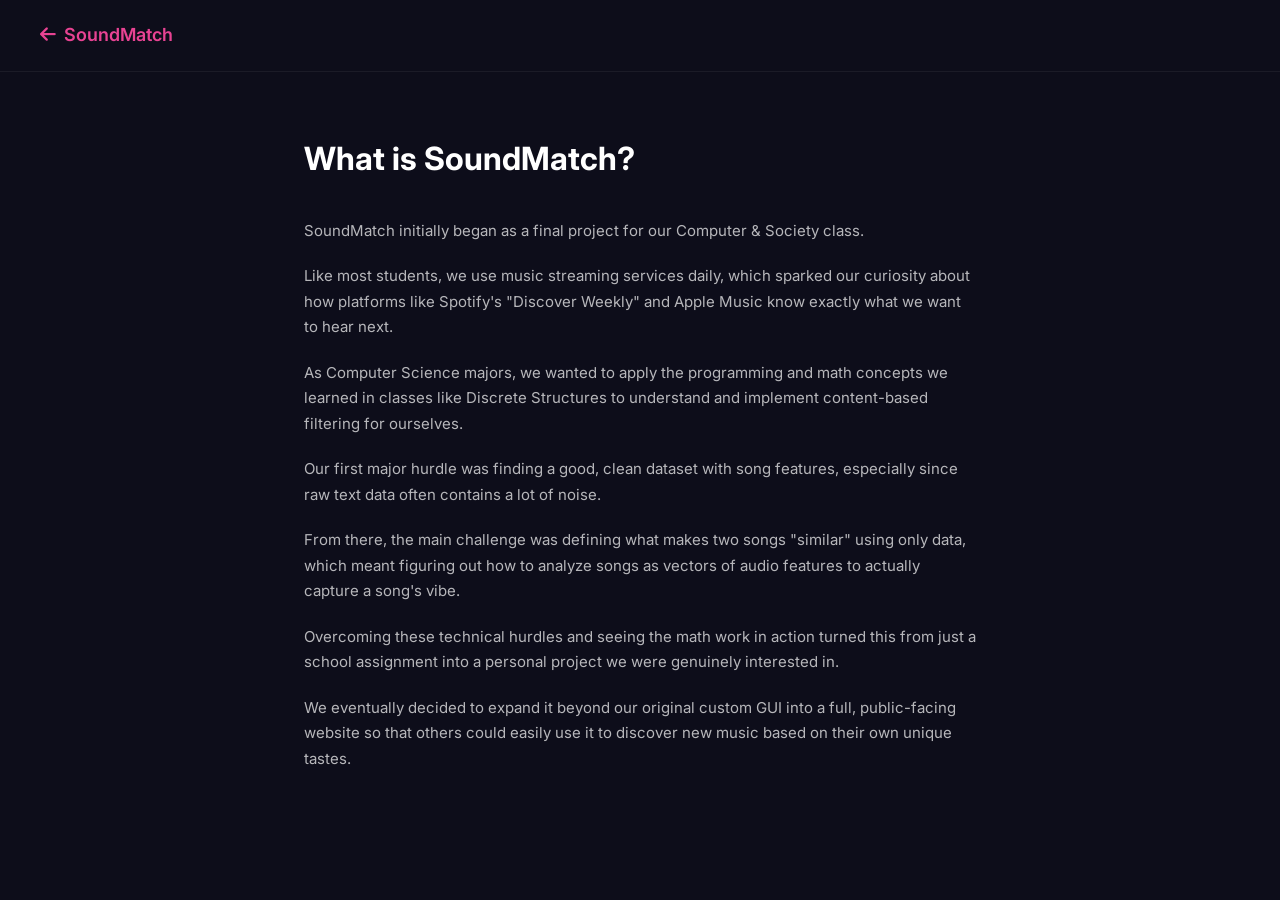
<file: about.html>
<!DOCTYPE html>
<html lang="en">

<head>
    <meta charset="UTF-8">
    <meta name="viewport" content="width=device-width, initial-scale=1.0">
    <title>What is SoundMatch?</title>
    <meta name="description"
        content="Discover music that sounds exactly like your favorite songs. Type in any track and instantly get a tailored playlist of similar music. Free, no account required.">
    <link rel="icon" type="image/svg+xml" href="favicon.svg">
    <link rel="preconnect" href="https://fonts.googleapis.com">
    <link href="https://fonts.googleapis.com/css2?family=Inter:wght@400;500;600;700&display=swap" rel="stylesheet">
    <link rel="stylesheet" href="https://cdnjs.cloudflare.com/ajax/libs/font-awesome/6.5.1/css/all.min.css">
    <style>
        * {
            margin: 0;
            padding: 0;
            box-sizing: border-box;
        }

        body {
            font-family: 'Inter', sans-serif;
            background: #0d0d1a;
            color: rgba(255, 255, 255, 0.85);
            line-height: 1.7;
            min-height: 100vh;
        }

        .legal-nav {
            padding: 20px 40px;
            display: flex;
            align-items: center;
            gap: 12px;
            border-bottom: 1px solid rgba(255, 255, 255, 0.06);
        }

        .legal-nav a {
            color: var(--accent, #e84393);
            text-decoration: none;
            font-weight: 600;
            font-size: 18px;
            display: flex;
            align-items: center;
            gap: 8px;
        }

        .legal-nav a:hover {
            opacity: 0.8;
        }

        .legal-container {
            max-width: 720px;
            margin: 0 auto;
            padding: 60px 24px 100px;
        }

        h1 {
            font-size: 32px;
            font-weight: 700;
            margin-bottom: 32px;
            color: #fff;
        }

        p {
            font-size: 15px;
            color: rgba(255, 255, 255, 0.7);
            margin-bottom: 20px;
        }

        a {
            color: #e84393;
        }
    </style>
</head>

<body>
    <nav class="legal-nav">
        <a href="index.html"><i class="fas fa-arrow-left"></i> SoundMatch</a>
    </nav>
    <div class="legal-container">
        <h1>What is SoundMatch?</h1>

        <p>SoundMatch initially began as a final project for our Computer & Society class.</p>

        <p>Like most students, we use music streaming services daily, which sparked our curiosity about how platforms
            like Spotify's "Discover Weekly" and Apple Music know exactly what we want to hear next.</p>

        <p>As Computer Science majors, we wanted to apply the programming and math concepts we learned in
            classes like Discrete Structures to understand and implement content-based filtering for ourselves.</p>

        <p>Our first major hurdle was finding a good, clean dataset with song features, especially since raw text data
            often contains a lot of noise.</p>

        <p>From there, the main challenge was defining what makes two songs "similar" using only data, which meant
            figuring out how to analyze songs as vectors of audio features to actually capture a song's vibe.</p>

        <p>Overcoming these technical hurdles and seeing the math work in action turned this from just a school
            assignment into a personal project we were genuinely interested in.</p>

        <p>We eventually decided to expand it beyond our original custom GUI into a full, public-facing website so that
            others could easily use it to discover new music based on their own unique tastes.</p>
    </div>
</body>

</html>
</file>
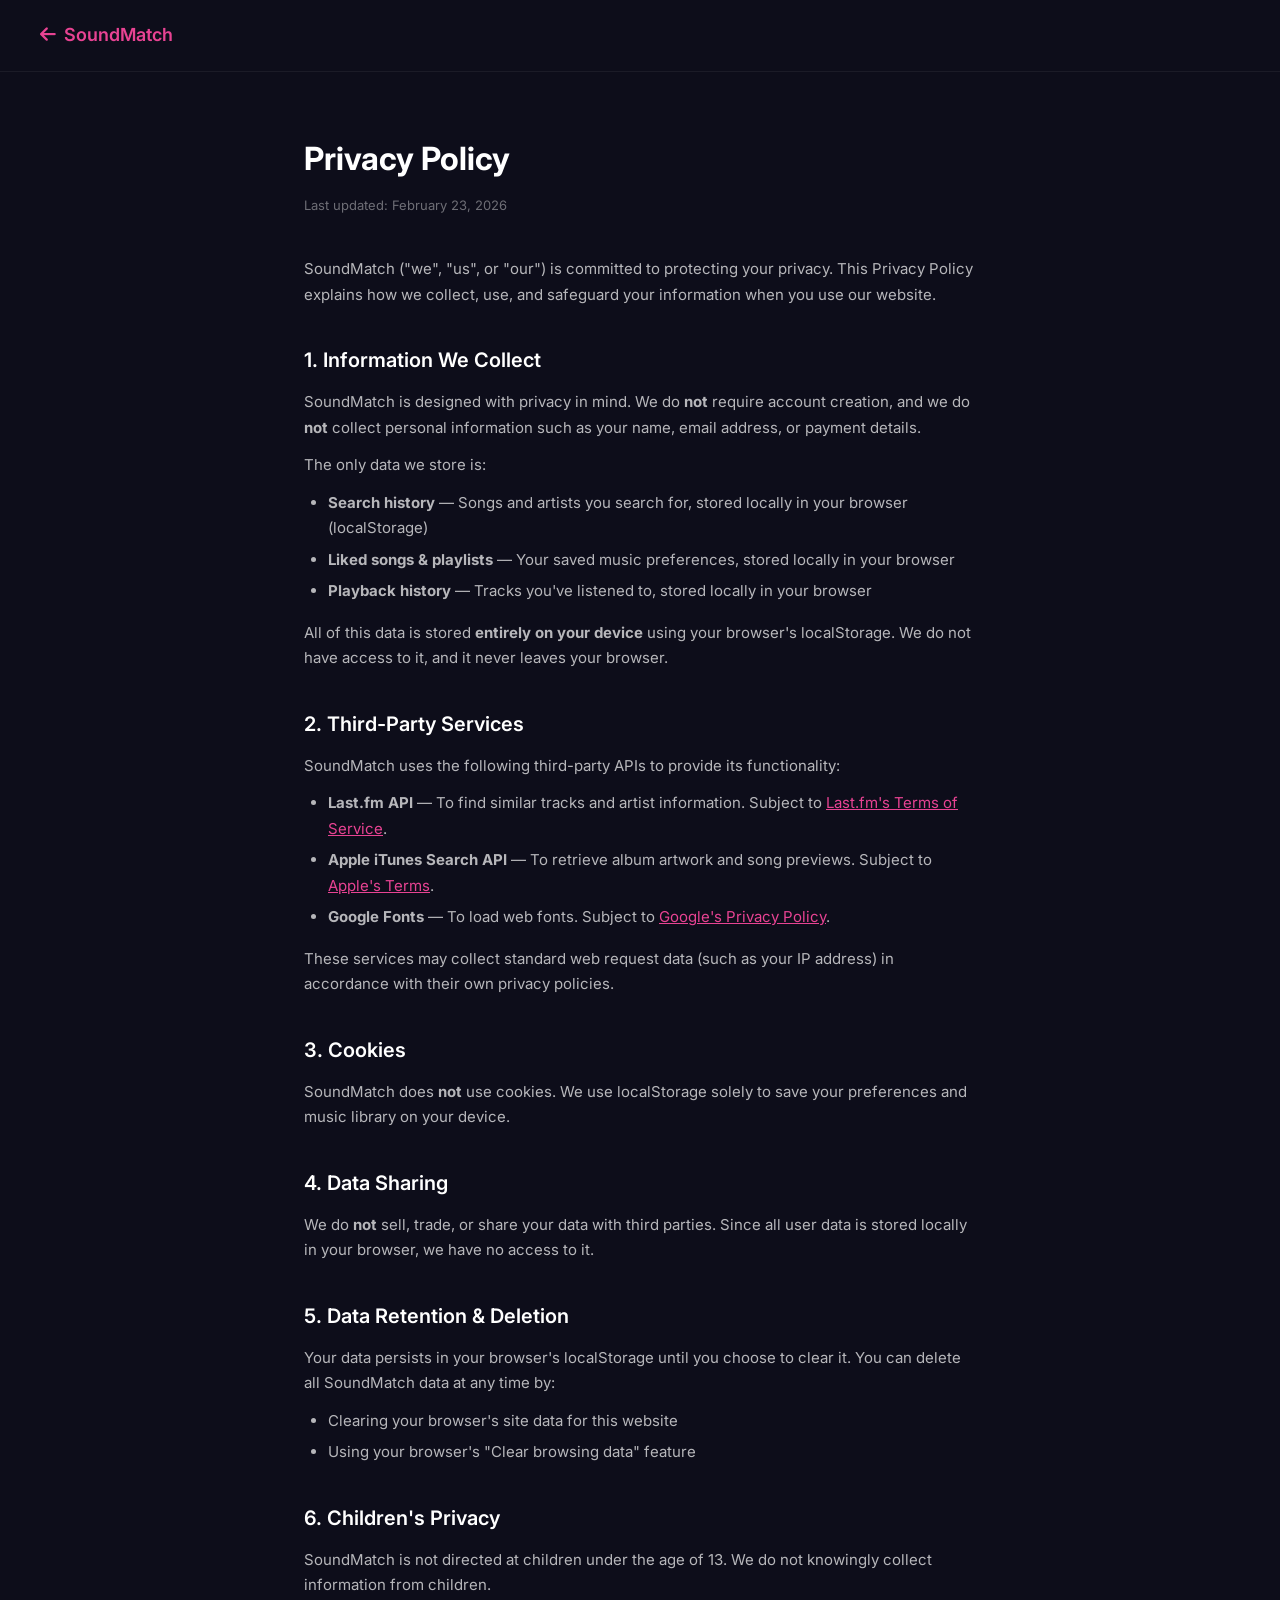
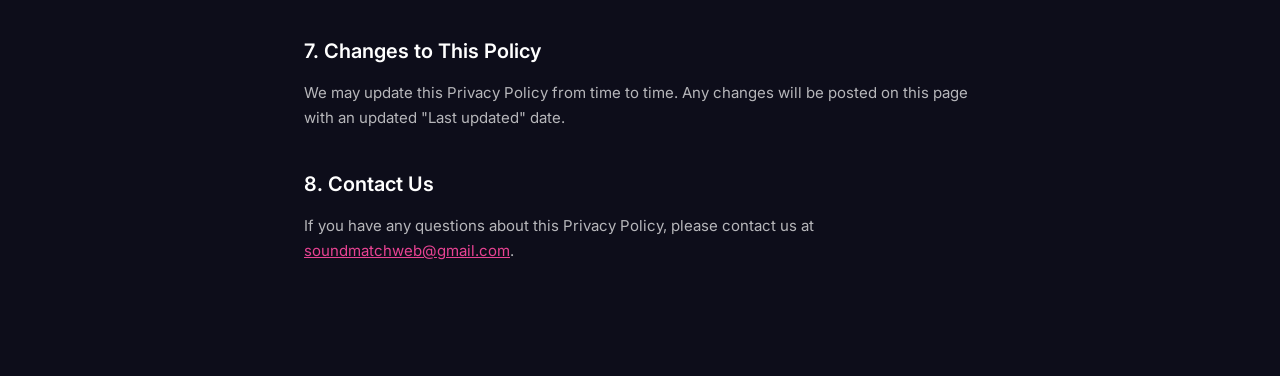
<file: privacy.html>
<!DOCTYPE html>
<html lang="en">

<head>
    <meta charset="UTF-8">
    <meta name="viewport" content="width=device-width, initial-scale=1.0">
    <title>Privacy Policy – SoundMatch</title>
    <meta name="description"
        content="Discover music that sounds exactly like your favorite songs. Type in any track and instantly get a tailored playlist of similar music. Free, no account required.">
    <link rel="icon" type="image/svg+xml" href="favicon.svg">
    <link rel="preconnect" href="https://fonts.googleapis.com">
    <link href="https://fonts.googleapis.com/css2?family=Inter:wght@400;500;600;700&display=swap" rel="stylesheet">
    <link rel="stylesheet" href="https://cdnjs.cloudflare.com/ajax/libs/font-awesome/6.5.1/css/all.min.css">
    <style>
        * {
            margin: 0;
            padding: 0;
            box-sizing: border-box;
        }

        body {
            font-family: 'Inter', sans-serif;
            background: #0d0d1a;
            color: rgba(255, 255, 255, 0.85);
            line-height: 1.7;
            min-height: 100vh;
        }

        .legal-nav {
            padding: 20px 40px;
            display: flex;
            align-items: center;
            gap: 12px;
            border-bottom: 1px solid rgba(255, 255, 255, 0.06);
        }

        .legal-nav a {
            color: var(--accent, #e84393);
            text-decoration: none;
            font-weight: 600;
            font-size: 18px;
            display: flex;
            align-items: center;
            gap: 8px;
        }

        .legal-nav a:hover {
            opacity: 0.8;
        }

        .legal-container {
            max-width: 720px;
            margin: 0 auto;
            padding: 60px 24px 100px;
        }

        h1 {
            font-size: 32px;
            font-weight: 700;
            margin-bottom: 8px;
            color: #fff;
        }

        .last-updated {
            font-size: 13px;
            color: rgba(255, 255, 255, 0.4);
            margin-bottom: 40px;
        }

        h2 {
            font-size: 20px;
            font-weight: 600;
            margin-top: 36px;
            margin-bottom: 12px;
            color: #fff;
        }

        p,
        li {
            font-size: 15px;
            color: rgba(255, 255, 255, 0.7);
            margin-bottom: 12px;
        }

        ul {
            padding-left: 24px;
            margin-bottom: 16px;
        }

        li {
            margin-bottom: 6px;
        }

        a {
            color: #e84393;
        }
    </style>
</head>

<body>
    <nav class="legal-nav">
        <a href="index.html"><i class="fas fa-arrow-left"></i> SoundMatch</a>
    </nav>
    <div class="legal-container">
        <h1>Privacy Policy</h1>
        <p class="last-updated">Last updated: February 23, 2026</p>

        <p>SoundMatch ("we", "us", or "our") is committed to protecting your privacy. This Privacy Policy explains how
            we collect, use, and safeguard your information when you use our website.</p>

        <h2>1. Information We Collect</h2>
        <p>SoundMatch is designed with privacy in mind. We do <strong>not</strong> require account creation, and we do
            <strong>not</strong> collect personal information such as your name, email address, or payment details.
        </p>
        <p>The only data we store is:</p>
        <ul>
            <li><strong>Search history</strong> — Songs and artists you search for, stored locally in your browser
                (localStorage)</li>
            <li><strong>Liked songs & playlists</strong> — Your saved music preferences, stored locally in your browser
            </li>
            <li><strong>Playback history</strong> — Tracks you've listened to, stored locally in your browser</li>
        </ul>
        <p>All of this data is stored <strong>entirely on your device</strong> using your browser's localStorage. We do
            not have access to it, and it never leaves your browser.</p>

        <h2>2. Third-Party Services</h2>
        <p>SoundMatch uses the following third-party APIs to provide its functionality:</p>
        <ul>
            <li><strong>Last.fm API</strong> — To find similar tracks and artist information. Subject to <a
                    href="https://www.last.fm/legal/terms" target="_blank">Last.fm's Terms of Service</a>.</li>
            <li><strong>Apple iTunes Search API</strong> — To retrieve album artwork and song previews. Subject to <a
                    href="https://www.apple.com/legal/internet-services/itunes/" target="_blank">Apple's Terms</a>.</li>
            <li><strong>Google Fonts</strong> — To load web fonts. Subject to <a
                    href="https://policies.google.com/privacy" target="_blank">Google's Privacy Policy</a>.</li>
        </ul>
        <p>These services may collect standard web request data (such as your IP address) in accordance with their own
            privacy policies.</p>

        <h2>3. Cookies</h2>
        <p>SoundMatch does <strong>not</strong> use cookies. We use localStorage solely to save your preferences and
            music library on your device.</p>

        <h2>4. Data Sharing</h2>
        <p>We do <strong>not</strong> sell, trade, or share your data with third parties. Since all user data is stored
            locally in your browser, we have no access to it.</p>

        <h2>5. Data Retention & Deletion</h2>
        <p>Your data persists in your browser's localStorage until you choose to clear it. You can delete all SoundMatch
            data at any time by:</p>
        <ul>
            <li>Clearing your browser's site data for this website</li>
            <li>Using your browser's "Clear browsing data" feature</li>
        </ul>

        <h2>6. Children's Privacy</h2>
        <p>SoundMatch is not directed at children under the age of 13. We do not knowingly collect information from
            children.</p>

        <h2>7. Changes to This Policy</h2>
        <p>We may update this Privacy Policy from time to time. Any changes will be posted on this page with an updated
            "Last updated" date.</p>

        <h2>8. Contact Us</h2>
        <p>If you have any questions about this Privacy Policy, please contact us at <a
                href="mailto:soundmatchweb@gmail.com">soundmatchweb@gmail.com</a>.</p>
    </div>
</body>

</html>
</file>
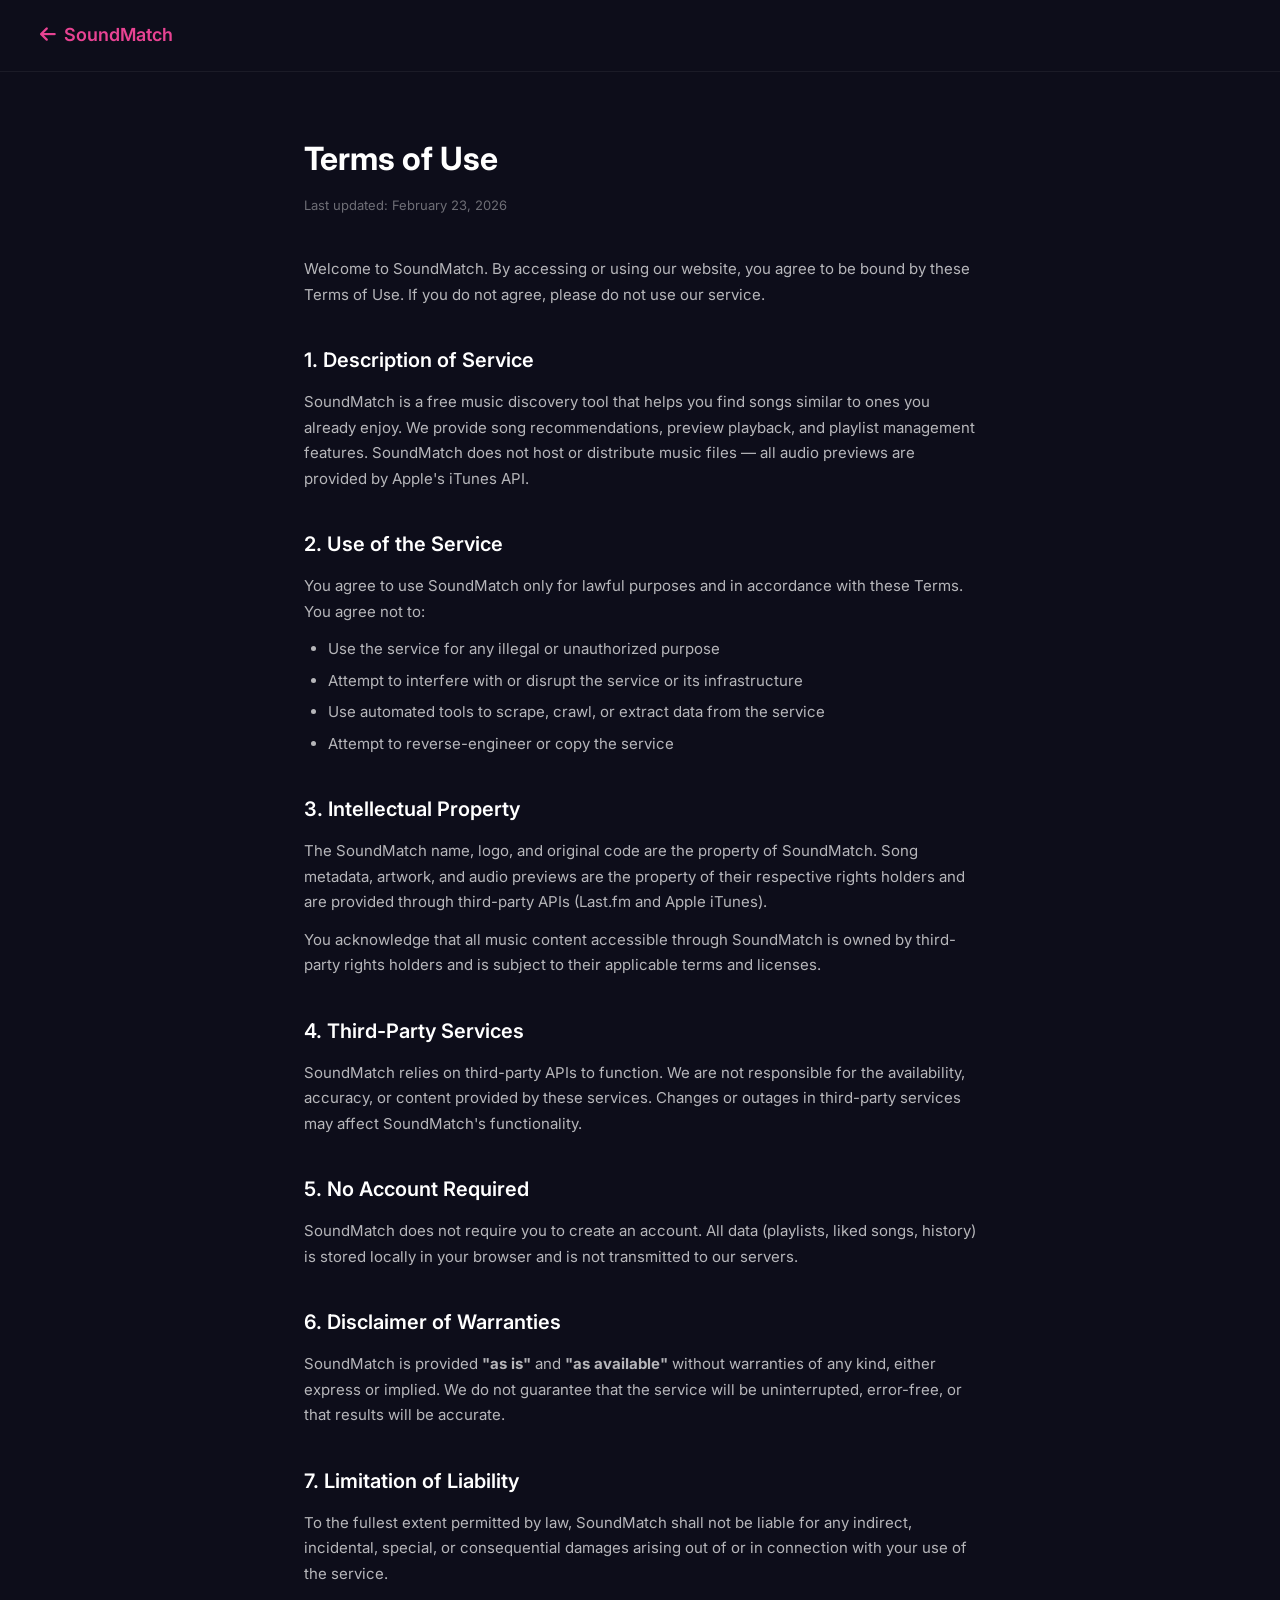
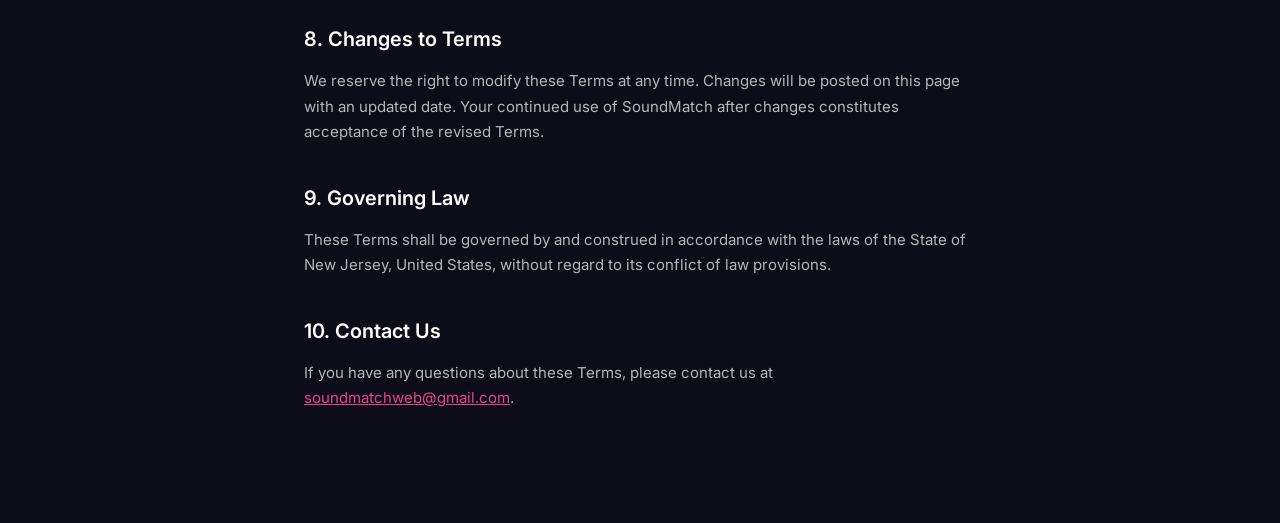
<file: terms.html>
<!DOCTYPE html>
<html lang="en">

<head>
    <meta charset="UTF-8">
    <meta name="viewport" content="width=device-width, initial-scale=1.0">
    <title>Terms of Use – SoundMatch</title>
    <meta name="description"
        content="Discover music that sounds exactly like your favorite songs. Type in any track and instantly get a tailored playlist of similar music. Free, no account required.">
    <link rel="icon" type="image/svg+xml" href="favicon.svg">
    <link rel="preconnect" href="https://fonts.googleapis.com">
    <link href="https://fonts.googleapis.com/css2?family=Inter:wght@400;500;600;700&display=swap" rel="stylesheet">
    <link rel="stylesheet" href="https://cdnjs.cloudflare.com/ajax/libs/font-awesome/6.5.1/css/all.min.css">
    <style>
        * {
            margin: 0;
            padding: 0;
            box-sizing: border-box;
        }

        body {
            font-family: 'Inter', sans-serif;
            background: #0d0d1a;
            color: rgba(255, 255, 255, 0.85);
            line-height: 1.7;
            min-height: 100vh;
        }

        .legal-nav {
            padding: 20px 40px;
            display: flex;
            align-items: center;
            gap: 12px;
            border-bottom: 1px solid rgba(255, 255, 255, 0.06);
        }

        .legal-nav a {
            color: var(--accent, #e84393);
            text-decoration: none;
            font-weight: 600;
            font-size: 18px;
            display: flex;
            align-items: center;
            gap: 8px;
        }

        .legal-nav a:hover {
            opacity: 0.8;
        }

        .legal-container {
            max-width: 720px;
            margin: 0 auto;
            padding: 60px 24px 100px;
        }

        h1 {
            font-size: 32px;
            font-weight: 700;
            margin-bottom: 8px;
            color: #fff;
        }

        .last-updated {
            font-size: 13px;
            color: rgba(255, 255, 255, 0.4);
            margin-bottom: 40px;
        }

        h2 {
            font-size: 20px;
            font-weight: 600;
            margin-top: 36px;
            margin-bottom: 12px;
            color: #fff;
        }

        p,
        li {
            font-size: 15px;
            color: rgba(255, 255, 255, 0.7);
            margin-bottom: 12px;
        }

        ul {
            padding-left: 24px;
            margin-bottom: 16px;
        }

        li {
            margin-bottom: 6px;
        }

        a {
            color: #e84393;
        }
    </style>
</head>

<body>
    <nav class="legal-nav">
        <a href="index.html"><i class="fas fa-arrow-left"></i> SoundMatch</a>
    </nav>
    <div class="legal-container">
        <h1>Terms of Use</h1>
        <p class="last-updated">Last updated: February 23, 2026</p>

        <p>Welcome to SoundMatch. By accessing or using our website, you agree to be bound by these Terms of Use. If you
            do not agree, please do not use our service.</p>

        <h2>1. Description of Service</h2>
        <p>SoundMatch is a free music discovery tool that helps you find songs similar to ones you already enjoy. We
            provide song recommendations, preview playback, and playlist management features. SoundMatch does not host
            or distribute music files — all audio previews are provided by Apple's iTunes API.</p>

        <h2>2. Use of the Service</h2>
        <p>You agree to use SoundMatch only for lawful purposes and in accordance with these Terms. You agree not to:
        </p>
        <ul>
            <li>Use the service for any illegal or unauthorized purpose</li>
            <li>Attempt to interfere with or disrupt the service or its infrastructure</li>
            <li>Use automated tools to scrape, crawl, or extract data from the service</li>
            <li>Attempt to reverse-engineer or copy the service</li>
        </ul>

        <h2>3. Intellectual Property</h2>
        <p>The SoundMatch name, logo, and original code are the property of SoundMatch. Song metadata, artwork, and
            audio previews are the property of their respective rights holders and are provided through third-party APIs
            (Last.fm and Apple iTunes).</p>
        <p>You acknowledge that all music content accessible through SoundMatch is owned by third-party rights holders
            and is subject to their applicable terms and licenses.</p>

        <h2>4. Third-Party Services</h2>
        <p>SoundMatch relies on third-party APIs to function. We are not responsible for the availability, accuracy, or
            content provided by these services. Changes or outages in third-party services may affect SoundMatch's
            functionality.</p>

        <h2>5. No Account Required</h2>
        <p>SoundMatch does not require you to create an account. All data (playlists, liked songs, history) is stored
            locally in your browser and is not transmitted to our servers.</p>

        <h2>6. Disclaimer of Warranties</h2>
        <p>SoundMatch is provided <strong>"as is"</strong> and <strong>"as available"</strong> without warranties of any
            kind, either express or implied. We do not guarantee that the service will be uninterrupted, error-free, or
            that results will be accurate.</p>

        <h2>7. Limitation of Liability</h2>
        <p>To the fullest extent permitted by law, SoundMatch shall not be liable for any indirect, incidental, special,
            or consequential damages arising out of or in connection with your use of the service.</p>

        <h2>8. Changes to Terms</h2>
        <p>We reserve the right to modify these Terms at any time. Changes will be posted on this page with an updated
            date. Your continued use of SoundMatch after changes constitutes acceptance of the revised Terms.</p>

        <h2>9. Governing Law</h2>
        <p>These Terms shall be governed by and construed in accordance with the laws of the State of New Jersey, United
            States, without regard to its conflict of law provisions.</p>

        <h2>10. Contact Us</h2>
        <p>If you have any questions about these Terms, please contact us at <a
                href="mailto:soundmatchweb@gmail.com">soundmatchweb@gmail.com</a>.</p>
    </div>
</body>

</html>
</file>
